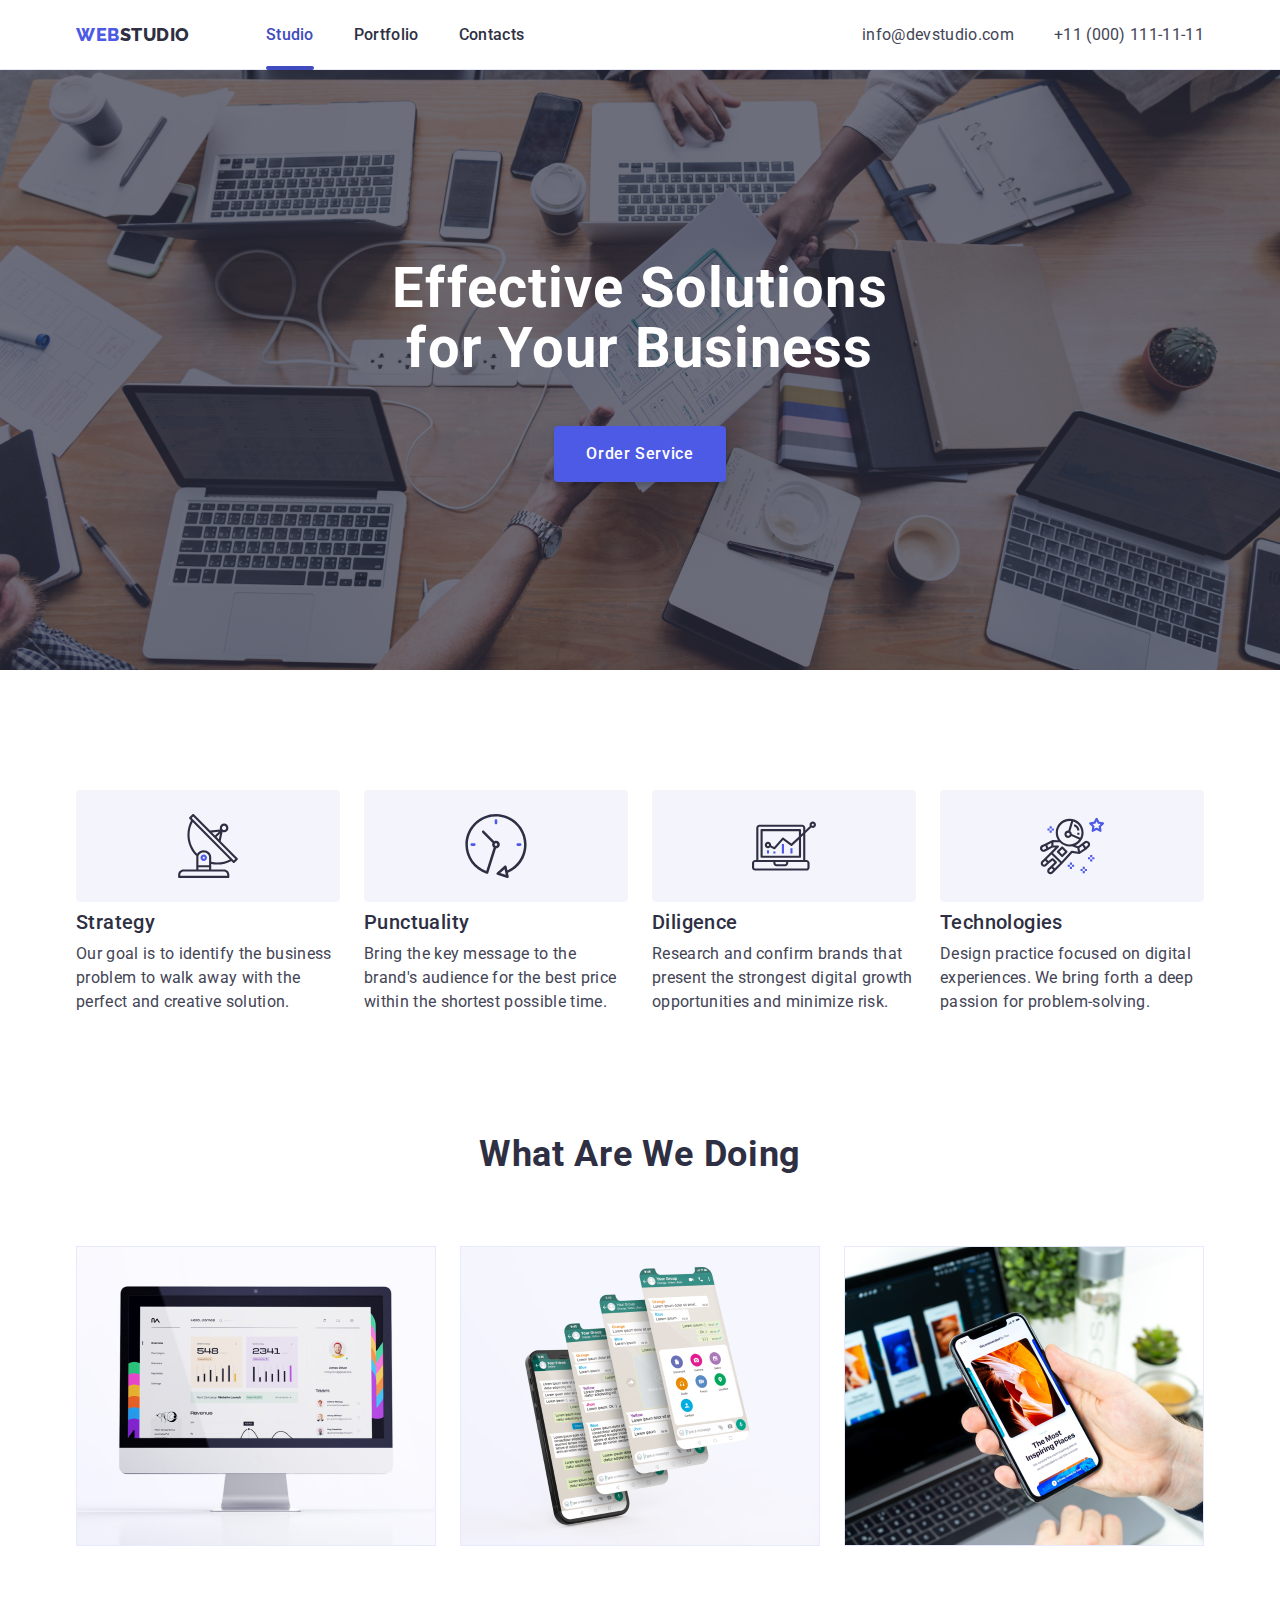
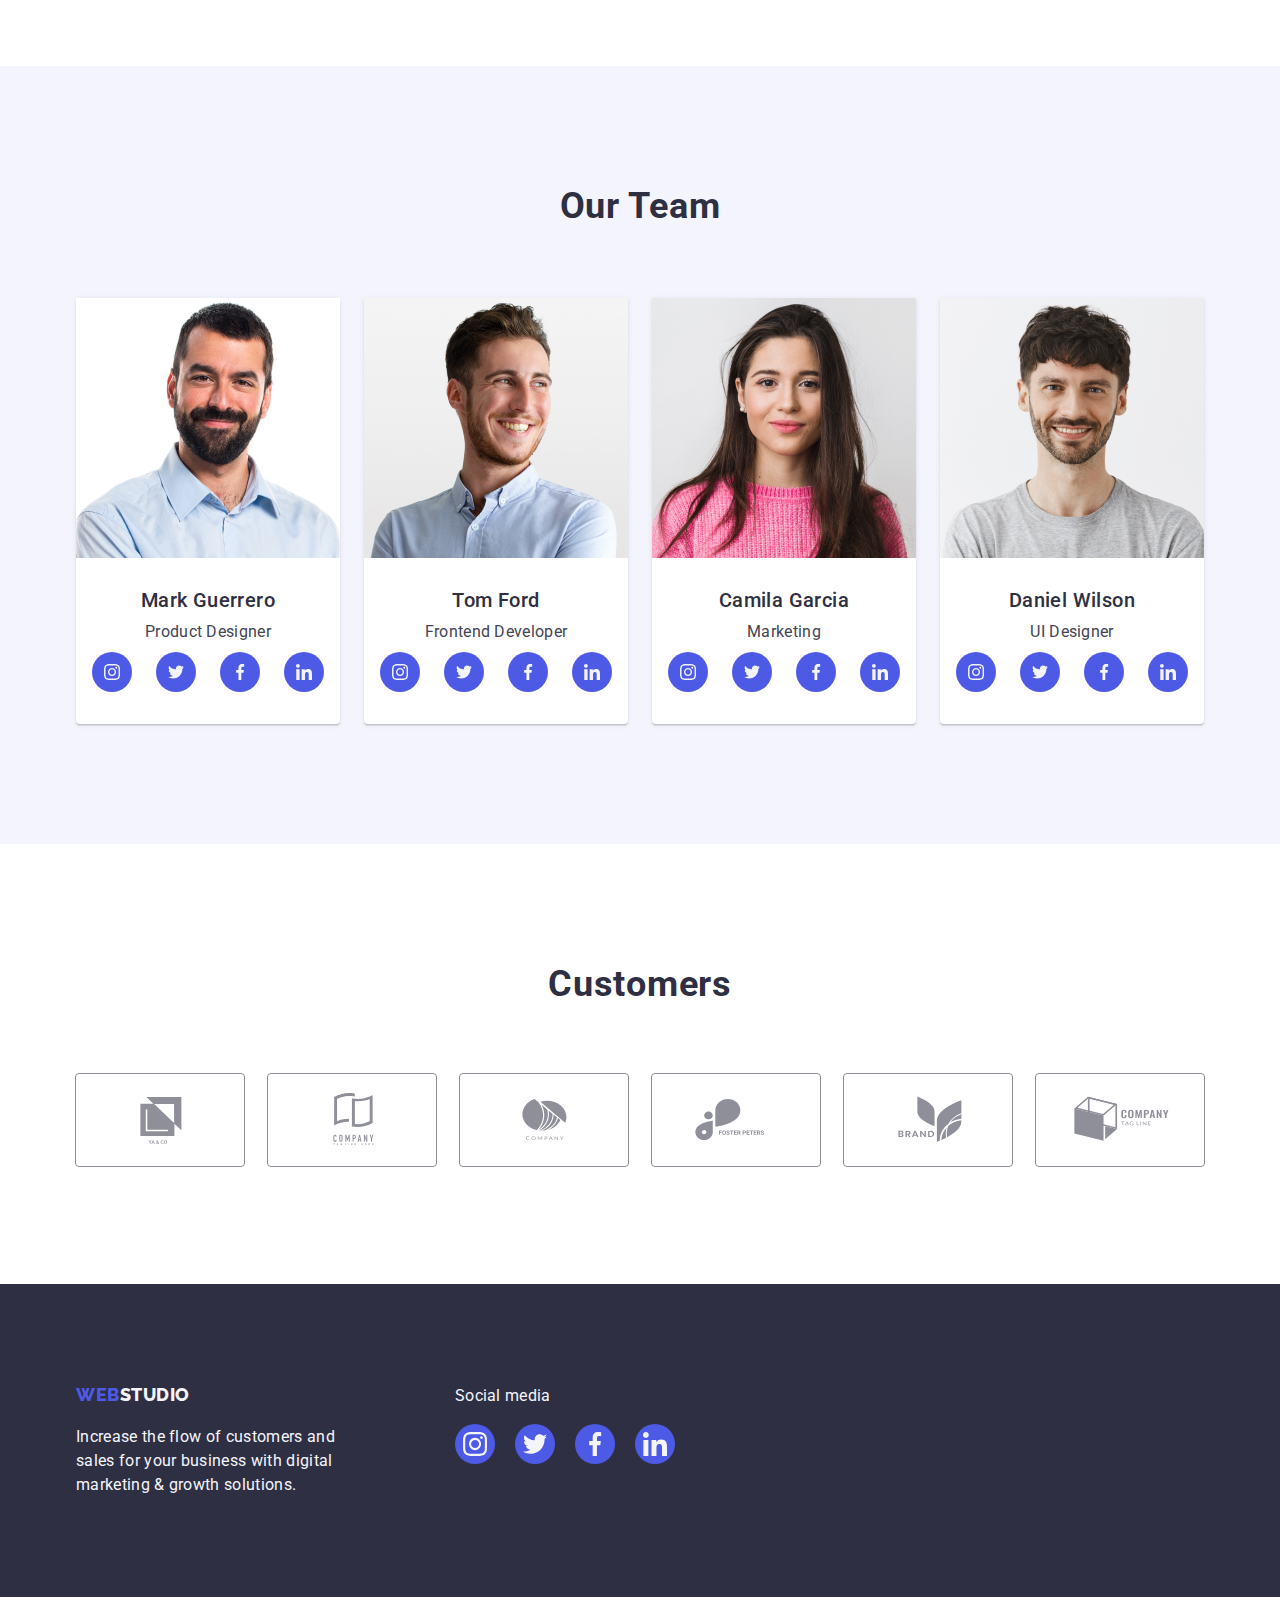
<file: index.html>
<!DOCTYPE html>
<html lang="en">
  <head>
    <meta charset="UTF-8" />
    <meta http-equiv="X-UA-Compatible" content="IE=edge" />
    <meta name="viewport" content="width=device-width, initial-scale=1.0" />
    <meta
      name="description"
      content="Effective solutions for business, Digital Marketing"
    />
    <title>Studio</title>
    <link
      rel="stylesheet"
      href="https://cdnjs.cloudflare.com/ajax/libs/modern-normalize/1.0.0/modern-normalize.min.css"
    />
    <link rel="stylesheet" href="./css/styles.css" />
    <link rel="preconnect" href="https://fonts.googleapis.com" />
    <link rel="preconnect" href="https://fonts.gstatic.com" crossorigin />
    <link
      href="https://fonts.googleapis.com/css2?family=Raleway:wght@800&family=Roboto:wght@400;500;700;900&display=swap"
      rel="stylesheet"
    />
    <link rel="icon" href="./images/webstudio-logo.png" />
  </head>
  <body>
    <header class="header">
      <div class="container header-container">
        <nav class="header-navigation">
          <a href="./index.html" class="header-logo link"
            ><span class="logo-blue">WEB</span>STUDIO</a
          >
          <ul class="header-menu-list list">
            <li class="header-menu-item">
              <a href="./index.html" class="header-menu-link link menu-active"
                >Studio</a
              >
            </li>
            <li class="header-menu-item">
              <a href="./portfolio.html" class="header-menu-link link"
                >Portfolio</a
              >
            </li>
            <li class="header-menu-item">
              <a href="#" class="header-menu-link link">Contacts</a>
            </li>
          </ul>
        </nav>
        <address class="header-address">
          <ul class="header-address-list list">
            <li class="header-address-item">
              <a
                href="mailto:info@devstudio.com"
                class="header-address-link link"
                target="_blank"
                rel="noopener noreferrer"
                >info@devstudio.com</a
              >
            </li>
            <li class="header-address-item">
              <a
                href="tel:+110001111111"
                class="header-address-link link"
                target="_blank"
                rel="noopener noreferrer"
                >+11 (000) 111-11-11</a
              >
            </li>
          </ul>
        </address>
      </div>
    </header>
    <main>
      <section class="hero">
        <div class="container hero-container">
          <h1 class="hero-title">
            Effective Solutions
            <br />
            for Your Business
          </h1>
          <button type="button" class="hero-button" data-modal-open>
            Order Service
          </button>
        </div>
      </section>
      <section class="section">
        <div class="container">
          <ul class="feature-list list">
            <li class="feature-item">
              <div class="feature-icon-container">
                <svg class="feature-icon" width="64" height="64">
                  <use href="./images/icons.svg#antenna"></use>
                </svg>
              </div>
              <h3 class="feature-title">Strategy</h3>
              <p class="feature-description">
                Our goal is to identify the business problem to walk away with
                the perfect and creative solution.
              </p>
            </li>
            <li class="feature-item">
              <div class="feature-icon-container">
                <svg class="feature-icon" width="64" height="64">
                  <use href="./images/icons.svg#clock"></use>
                </svg>
              </div>
              <h3 class="feature-title">Punctuality</h3>
              <p class="feature-description">
                Bring the key message to the brand's audience for the best price
                within the shortest possible time.
              </p>
            </li>
            <li class="feature-item">
              <div class="feature-icon-container">
                <svg class="feature-icon" width="64" height="64">
                  <use href="./images/icons.svg#diagram"></use>
                </svg>
              </div>
              <h3 class="feature-title">Diligence</h3>
              <p class="feature-description">
                Research and confirm brands that present the strongest digital
                growth opportunities and minimize risk.
              </p>
            </li>
            <li class="feature-item">
              <div class="feature-icon-container">
                <svg class="feature-icon" width="64" height="64">
                  <use href="./images/icons.svg#astronaut"></use>
                </svg>
              </div>
              <h3 class="feature-title">Technologies</h3>
              <p class="feature-description">
                Design practice focused on digital experiences. We bring forth a
                deep passion for problem-solving.
              </p>
            </li>
          </ul>
        </div>
      </section>
      <section class="section section-no-top-padding">
        <div class="container">
          <h2 class="section-title">What Are We Doing</h2>
          <ul class="image-list list">
            <li class="image-item">
              <img
                src="./images/computer.jpg"
                alt="computer"
                width="360"
                height="300"
              />
            </li>
            <li class="image-item">
              <img
                src="./images/mobile.jpg"
                alt="mobile"
                width="360"
                height="300"
              />
            </li>
            <li class="image-item">
              <img
                src="./images/gadgets.jpg"
                alt="laptop and mobile"
                width="360"
                height="300"
              />
            </li>
          </ul>
        </div>
      </section>
      <section class="section-team section">
        <div class="container">
          <h2 class="section-title">Our Team</h2>
          <ul class="team-members list">
            <li class="team-card">
              <img
                class="team-card-image"
                src="./images/product-designer.jpg"
                alt="Team Product Designer"
                width="264"
              />
              <div class="team-card-text">
                <h4 class="team-name">Mark Guerrero</h4>
                <p class="team-position">Product Designer</p>
                <ul class="team-social-list list">
                  <li class="team-social-item">
                    <a
                      href="https://www.instagram.com/"
                      target="_blank"
                      rel="noopener noreferrer"
                      class="team-social-link link"
                      ><svg class="team-social-icon" width="16" height="16">
                        <use href="./images/icons.svg#instagram"></use></svg
                    ></a>
                  </li>
                  <li class="team-social-item">
                    <a
                      href="https://www.twitter.com/"
                      target="_blank"
                      rel="noopener noreferrer"
                      class="team-social-link link"
                      ><svg class="team-social-icon" width="16" height="16">
                        <use href="./images/icons.svg#twitter"></use></svg
                    ></a>
                  </li>
                  <li class="team-social-item">
                    <a
                      href="https://www.facebook.com/"
                      target="_blank"
                      rel="noopener noreferrer"
                      class="team-social-link link"
                      ><svg class="team-social-icon" width="16" height="16">
                        <use href="./images/icons.svg#facebook"></use></svg
                    ></a>
                  </li>
                  <li class="team-social-item">
                    <a
                      href="https://www.linkedin.com/"
                      target="_blank"
                      rel="noopener noreferrer"
                      class="team-social-link link"
                      ><svg class="team-social-icon" width="16" height="16">
                        <use href="./images/icons.svg#linkedin"></use></svg
                    ></a>
                  </li>
                </ul>
              </div>
            </li>
            <li class="team-card">
              <img
                class="team-card-image"
                src="./images/frontend-developer.jpg"
                alt="Team Frontend Developer"
                width="264"
              />
              <div class="team-card-text">
                <h4 class="team-name">Tom Ford</h4>
                <p class="team-position">Frontend Developer</p>
                <ul class="team-social-list list">
                  <li class="team-social-item">
                    <a
                      href="https://www.instagram.com/"
                      target="_blank"
                      rel="noopener noreferrer"
                      class="team-social-link link"
                      ><svg class="team-social-icon" width="16" height="16">
                        <use href="./images/icons.svg#instagram"></use></svg
                    ></a>
                  </li>
                  <li class="team-social-item">
                    <a
                      href="https://www.twitter.com/"
                      target="_blank"
                      rel="noopener noreferrer"
                      class="team-social-link link"
                      ><svg class="team-social-icon" width="16" height="16">
                        <use href="./images/icons.svg#twitter"></use></svg
                    ></a>
                  </li>
                  <li class="team-social-item">
                    <a
                      href="https://www.facebook.com/"
                      target="_blank"
                      rel="noopener noreferrer"
                      class="team-social-link link"
                      ><svg class="team-social-icon" width="16" height="16">
                        <use href="./images/icons.svg#facebook"></use></svg
                    ></a>
                  </li>
                  <li class="team-social-item">
                    <a
                      href="https://www.linkedin.com/"
                      target="_blank"
                      rel="noopener noreferrer"
                      class="team-social-link link"
                      ><svg class="team-social-icon" width="16" height="16">
                        <use href="./images/icons.svg#linkedin"></use></svg
                    ></a>
                  </li>
                </ul>
              </div>
            </li>
            <li class="team-card">
              <img
                class="team-card-image"
                src="./images/marketing.jpg"
                alt="Assigned for Marketing"
                width="264"
              />
              <div class="team-card-text">
                <h4 class="team-name">Camila Garcia</h4>
                <p class="team-position">Marketing</p>
                <ul class="team-social-list list">
                  <li class="team-social-item">
                    <a
                      href="https://www.instagram.com/"
                      target="_blank"
                      rel="noopener noreferrer"
                      class="team-social-link link"
                      ><svg class="team-social-icon" width="16" height="16">
                        <use href="./images/icons.svg#instagram"></use></svg
                    ></a>
                  </li>
                  <li class="team-social-item">
                    <a
                      href="https://www.twitter.com/"
                      target="_blank"
                      rel="noopener noreferrer"
                      class="team-social-link link"
                      ><svg class="team-social-icon" width="16" height="16">
                        <use href="./images/icons.svg#twitter"></use></svg
                    ></a>
                  </li>
                  <li class="team-social-item">
                    <a
                      href="https://www.facebook.com/"
                      target="_blank"
                      rel="noopener noreferrer"
                      class="team-social-link link"
                      ><svg class="team-social-icon" width="16" height="16">
                        <use href="./images/icons.svg#facebook"></use></svg
                    ></a>
                  </li>
                  <li class="team-social-item">
                    <a
                      href="https://www.linkedin.com/"
                      target="_blank"
                      rel="noopener noreferrer"
                      class="team-social-link link"
                      ><svg class="team-social-icon" width="16" height="16">
                        <use href="./images/icons.svg#linkedin"></use></svg
                    ></a>
                  </li>
                </ul>
              </div>
            </li>
            <li class="team-card">
              <img
                class="team-card-image"
                src="./images/ui-designer.jpg"
                alt="Team UI Designer"
                width="264"
              />
              <div class="team-card-text">
                <h4 class="team-name">Daniel Wilson</h4>
                <p class="team-position">UI Designer</p>
                <ul class="team-social-list list">
                  <li class="team-social-item">
                    <a
                      href="https://www.instagram.com/"
                      target="_blank"
                      rel="noopener noreferrer"
                      class="team-social-link link"
                      ><svg class="team-social-icon" width="16" height="16">
                        <use href="./images/icons.svg#instagram"></use></svg
                    ></a>
                  </li>
                  <li class="team-social-item">
                    <a
                      href="https://www.twitter.com/"
                      target="_blank"
                      rel="noopener noreferrer"
                      class="team-social-link link"
                      ><svg class="team-social-icon" width="16" height="16">
                        <use href="./images/icons.svg#twitter"></use></svg
                    ></a>
                  </li>
                  <li class="team-social-item">
                    <a
                      href="https://www.facebook.com/"
                      target="_blank"
                      rel="noopener noreferrer"
                      class="team-social-link link"
                      ><svg class="team-social-icon" width="16" height="16">
                        <use href="./images/icons.svg#facebook"></use></svg
                    ></a>
                  </li>
                  <li class="team-social-item">
                    <a
                      href="https://www.linkedin.com/"
                      target="_blank"
                      rel="noopener noreferrer"
                      class="team-social-link link"
                      ><svg class="team-social-icon" width="16" height="16">
                        <use href="./images/icons.svg#linkedin"></use></svg
                    ></a>
                  </li>
                </ul>
              </div>
            </li>
          </ul>
        </div>
      </section>
      <section class="section">
        <div class="container">
          <h2 class="section-title">Customers</h2>
          <ul class="clients-list list">
            <li class="clients-item">
              <a href="#" class="clients-link link">
                <svg class="clients-icon" width="104" height="56">
                  <use href="./images/icons.svg#client-1"></use>
                </svg>
              </a>
            </li>
            <li class="clients-item">
              <a href="#" class="clients-link link">
                <svg class="clients-icon" width="104" height="56">
                  <use href="./images/icons.svg#client-2"></use>
                </svg>
              </a>
            </li>
            <li class="clients-item">
              <a href="#" class="clients-link link">
                <svg class="clients-icon" width="104" height="56">
                  <use href="./images/icons.svg#client-3"></use>
                </svg>
              </a>
            </li>
            <li class="clients-item">
              <a href="#" class="clients-link link">
                <svg class="clients-icon" width="104" height="56">
                  <use href="./images/icons.svg#client-4"></use>
                </svg>
              </a>
            </li>
            <li class="clients-item">
              <a href="#" class="clients-link link">
                <svg class="clients-icon" width="104" height="56">
                  <use href="./images/icons.svg#client-5"></use>
                </svg>
              </a>
            </li>
            <li class="clients-item">
              <a href="#" class="clients-link link">
                <svg class="clients-icon" width="104" height="56">
                  <use href="./images/icons.svg#client-6"></use>
                </svg>
              </a>
            </li>
          </ul>
        </div>
      </section>
    </main>
    <footer class="footer">
      <div class="footer-container container">
        <div class="footer-text-container">
          <a href="./index.html" class="footer-logo link"
            ><span class="logo-blue">WEB</span>STUDIO</a
          >
          <p class="footer-text">
            Increase the flow of customers and
            <br />
            sales for your business with digital
            <br />
            marketing & growth solutions.
          </p>
        </div>
        <div class="footer-social-container">
          <p class="footer-text">Social media</p>
          <ul class="footer-social-list list">
            <li class="footer-social-item">
              <a
                href="https://www.instagram.com/"
                target="_blank"
                rel="noopener noreferrer"
                class="footer-social-link link"
                ><svg class="footer-social-icon" width="24" height="24">
                  <use href="./images/icons.svg#instagram"></use></svg
              ></a>
            </li>
            <li class="footer-social-item">
              <a
                href="https://www.twitter.com/"
                target="_blank"
                rel="noopener noreferrer"
                class="footer-social-link link"
                ><svg class="footer-social-icon" width="24" height="24">
                  <use href="./images/icons.svg#twitter"></use></svg
              ></a>
            </li>
            <li class="footer-social-item">
              <a
                href="https://www.facebook.com/"
                target="_blank"
                rel="noopener noreferrer"
                class="footer-social-link link"
                ><svg class="footer-social-icon" width="24" height="24">
                  <use href="./images/icons.svg#facebook"></use></svg
              ></a>
            </li>
            <li class="footer-social-item">
              <a
                href="https://www.linkedin.com/"
                target="_blank"
                rel="noopener noreferrer"
                class="footer-social-link link"
                ><svg class="footer-social-icon" width="24" height="24">
                  <use href="./images/icons.svg#linkedin"></use></svg
              ></a>
            </li>
          </ul>
        </div>
      </div>
    </footer>
    <div class="backdrop is-hidden" data-modal>
      <div class="modal">
        <button type="button" class="modal-close" data-modal-close>
          <svg class="modal-close-icon" width="8" height="8">
            <use href="./images/icons.svg#close"></use>
          </svg>
        </button>
      </div>
    </div>
    <script src="./js/modal.js"></script>
  </body>
</html>
</file>
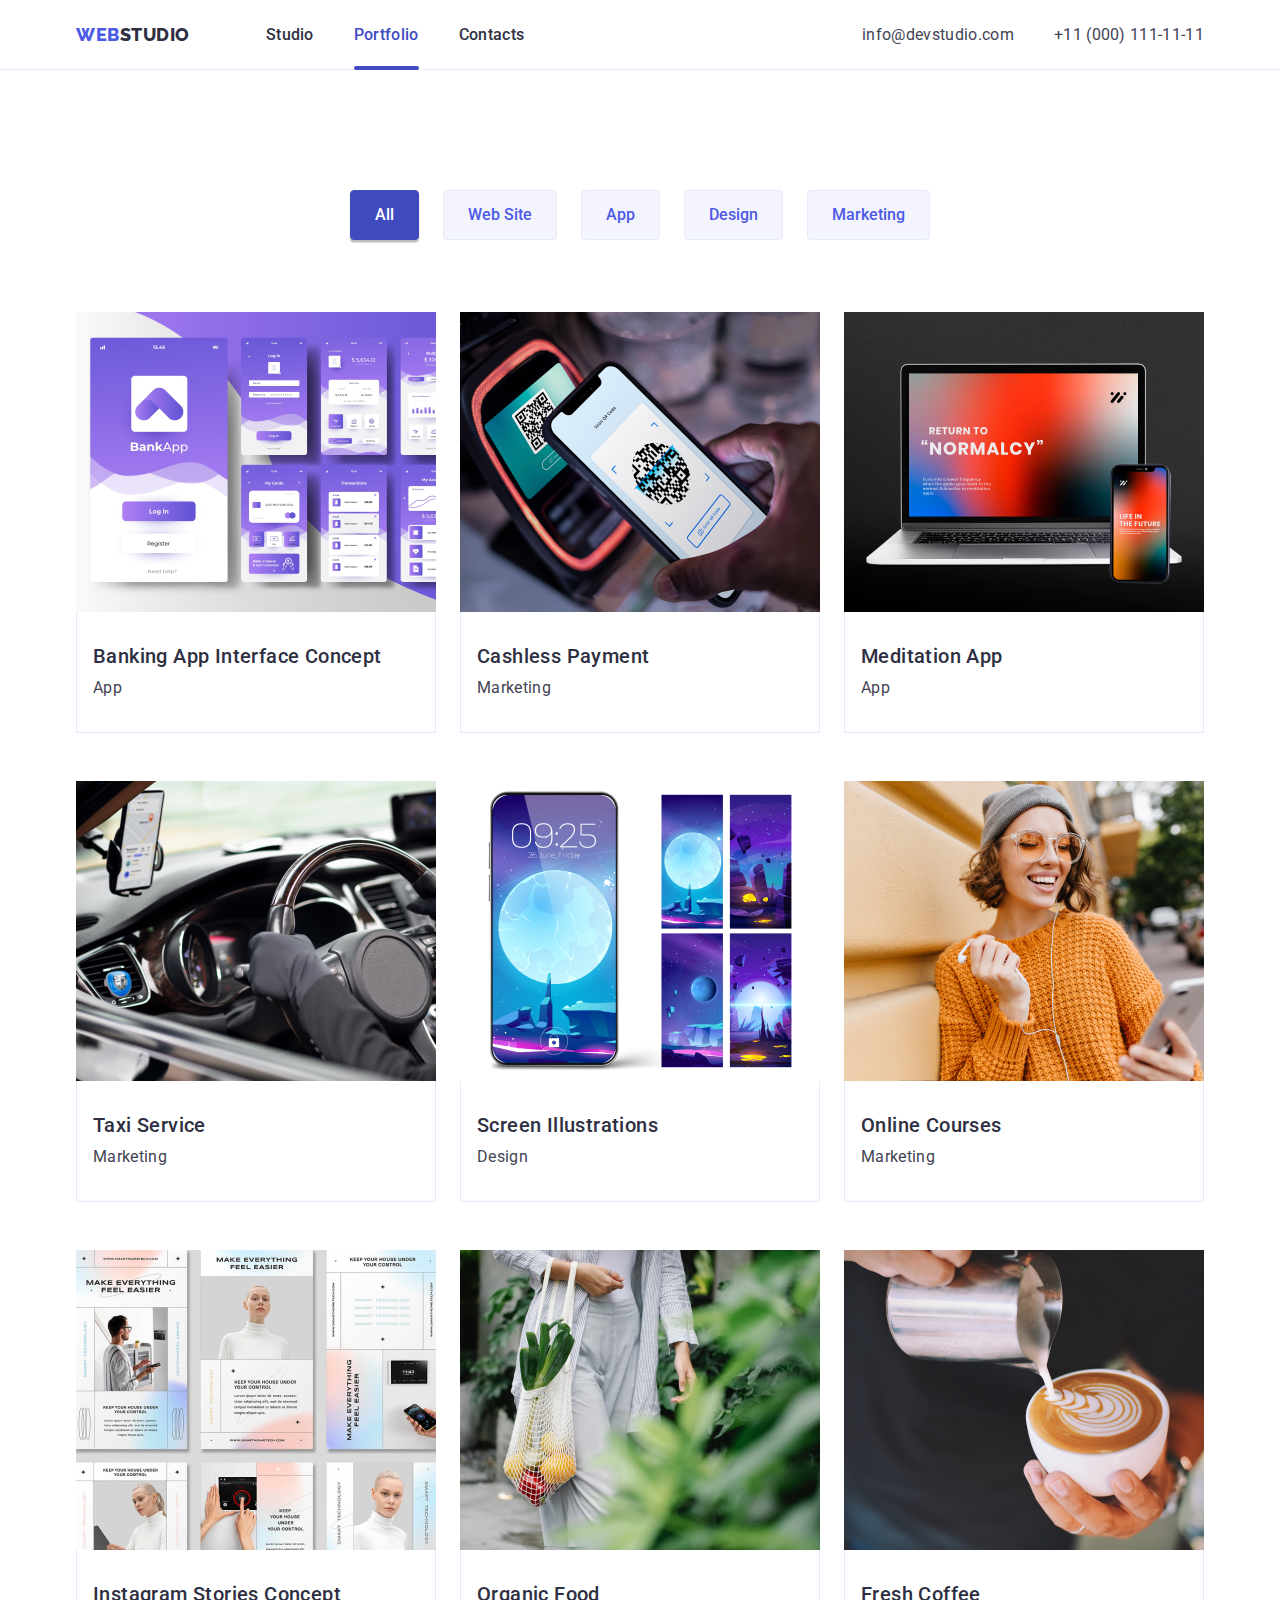
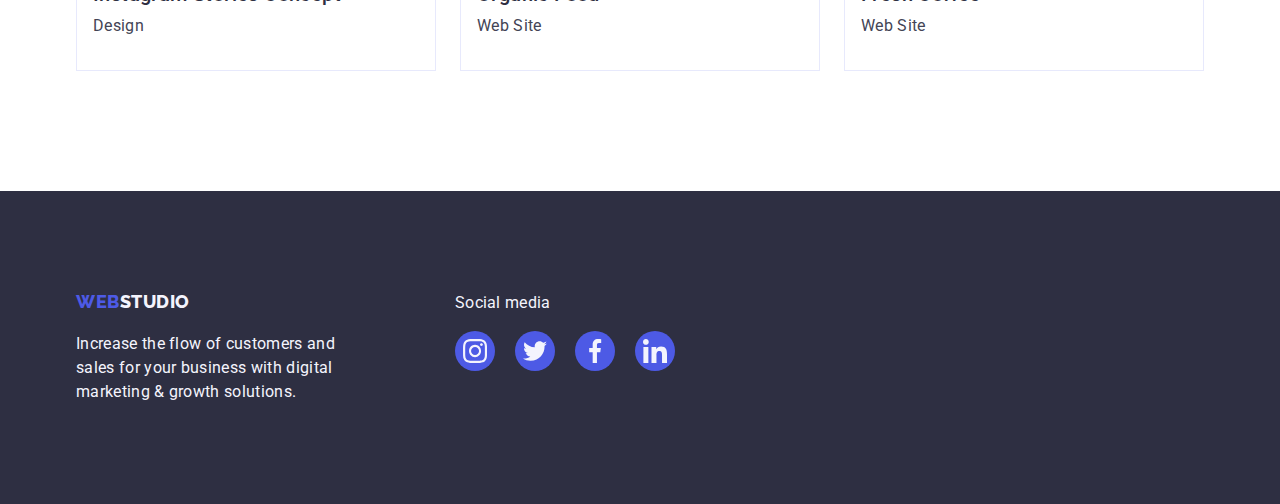
<file: portfolio.html>
<!DOCTYPE html>
<html lang="en">
  <head>
    <meta charset="UTF-8" />
    <meta http-equiv="X-UA-Compatible" content="IE=edge" />
    <meta name="viewport" content="width=device-width, initial-scale=1.0" />
    <meta
      name="description"
      content="Effective solutions for business, Digital Marketing"
    />
    <title>Portfolio</title>
    <link
      rel="stylesheet"
      href="https://cdnjs.cloudflare.com/ajax/libs/modern-normalize/1.0.0/modern-normalize.min.css"
    />
    <link rel="stylesheet" href="./css/styles.css" />
    <link rel="preconnect" href="https://fonts.googleapis.com" />
    <link rel="preconnect" href="https://fonts.gstatic.com" crossorigin />
    <link
      href="https://fonts.googleapis.com/css2?family=Raleway:wght@800&family=Roboto:wght@400;500;700;900&display=swap"
      rel="stylesheet"
    />
    <link rel="icon" href="./images/webstudio-logo.png" />
  </head>
  <body>
    <header class="header">
      <div class="container header-container">
        <nav class="header-navigation">
          <a href="./index.html" class="header-logo link"
            ><span class="logo-blue">WEB</span>STUDIO</a
          >
          <ul class="header-menu-list list">
            <li class="header-menu-item">
              <a href="./index.html" class="header-menu-link link">Studio</a>
            </li>
            <li class="header-menu-item">
              <a
                href="./portfolio.html"
                class="header-menu-link link menu-active"
                >Portfolio</a
              >
            </li>
            <li class="header-menu-item">
              <a href="#" class="header-menu-link link">Contacts</a>
            </li>
          </ul>
        </nav>
        <address class="header-address">
          <ul class="header-address-list list">
            <li class="header-address-item">
              <a
                href="mailto:info@devstudio.com"
                class="header-address-link link"
                target="_blank"
                rel="noopener noreferrer"
                >info@devstudio.com</a
              >
            </li>
            <li class="header-address-item">
              <a
                href="tel:+110001111111"
                class="header-address-link link"
                target="_blank"
                rel="noopener noreferrer"
                >+11 (000) 111-11-11</a
              >
            </li>
          </ul>
        </address>
      </div>
    </header>
    <main>
      <section class="section">
        <div class="container projects-container">
          <ul class="portfolio-filters list">
            <li>
              <button type="button" class="filter-button filter-active">
                All
              </button>
            </li>
            <li>
              <button type="button" class="filter-button">Web Site</button>
            </li>
            <li>
              <button type="button" class="filter-button">App</button>
            </li>
            <li>
              <button type="button" class="filter-button">Design</button>
            </li>
            <li>
              <button type="button" class="filter-button">Marketing</button>
            </li>
          </ul>

          <ul class="projects list">
            <li class="project-card">
              <a href="#" class="project-link link">
                <div class="project-cover-wrap">
                  <img
                    class="project-card-image"
                    src="./images/banking-app-interface.jpg"
                    alt="Banking application interface"
                    width="360"
                    height="300"
                  />
                  <p class="project-cover-text">
                    14 Stylish and User-Friendly App Design Concepts · Task
                    Manager App · Calorie Tracker App · Exotic Fruit Ecommerce
                    App · Cloud Storage App
                  </p>
                </div>
                <div class="project-card-text">
                  <h4 class="project-title">Banking App Interface Concept</h4>
                  <p class="project-description">App</p>
                </div>
              </a>
            </li>
            <li class="project-card">
              <a href="#" class="project-link link">
                <div class="project-cover-wrap">
                  <img
                    class="project-card-image"
                    src="./images/cashless-payment.jpg"
                    alt="Phone scanning QR code"
                    width="360"
                    height="300"
                  />
                  <p class="project-cover-text">
                    14 Stylish and User-Friendly App Design Concepts · Task
                    Manager App · Calorie Tracker App · Exotic Fruit Ecommerce
                    App · Cloud Storage App
                  </p>
                </div>
                <div class="project-card-text">
                  <h4 class="project-title">Cashless Payment</h4>
                  <p class="project-description">Marketing</p>
                </div>
              </a>
            </li>
            <li class="project-card">
              <a href="#" class="project-link link">
                <div class="project-cover-wrap">
                  <img
                    class="project-card-image"
                    src="./images/meditation-app.jpg"
                    alt="Phone and laptop"
                    width="360"
                    height="300"
                  />
                  <p class="project-cover-text">
                    14 Stylish and User-Friendly App Design Concepts · Task
                    Manager App · Calorie Tracker App · Exotic Fruit Ecommerce
                    App · Cloud Storage App
                  </p>
                </div>
                <div class="project-card-text">
                  <h4 class="project-title">Meditation App</h4>
                  <p class="project-description">App</p>
                </div>
              </a>
            </li>
            <li class="project-card">
              <a href="#" class="project-link link">
                <div class="project-cover-wrap">
                  <img
                    class="project-card-image"
                    src="./images/taxi-service.jpg"
                    alt="steering wheel and a phone"
                    width="360"
                    height="300"
                  />
                  <p class="project-cover-text">
                    14 Stylish and User-Friendly App Design Concepts · Task
                    Manager App · Calorie Tracker App · Exotic Fruit Ecommerce
                    App · Cloud Storage App
                  </p>
                </div>
                <div class="project-card-text">
                  <h4 class="project-title">Taxi Service</h4>
                  <p class="project-description">Marketing</p>
                </div>
              </a>
            </li>
            <li class="project-card">
              <a href="#" class="project-link link">
                <div class="project-cover-wrap">
                  <img
                    class="project-card-image"
                    src="./images/screen-illustrations.jpg"
                    alt="Phone and wallpapers"
                    width="360"
                    height="300"
                  />
                  <p class="project-cover-text">
                    14 Stylish and User-Friendly App Design Concepts · Task
                    Manager App · Calorie Tracker App · Exotic Fruit Ecommerce
                    App · Cloud Storage App
                  </p>
                </div>
                <div class="project-card-text">
                  <h4 class="project-title">Screen Illustrations</h4>
                  <p class="project-description">Design</p>
                </div>
              </a>
            </li>
            <li class="project-card">
              <a href="#" class="project-link link">
                <div class="project-cover-wrap">
                  <img
                    class="project-card-image"
                    src="./images/online-courses.jpg"
                    alt="Girl holding a phone"
                    width="360"
                    height="300"
                  />
                  <p class="project-cover-text">
                    14 Stylish and User-Friendly App Design Concepts · Task
                    Manager App · Calorie Tracker App · Exotic Fruit Ecommerce
                    App · Cloud Storage App
                  </p>
                </div>
                <div class="project-card-text">
                  <h4 class="project-title">Online Courses</h4>
                  <p class="project-description">Marketing</p>
                </div>
              </a>
            </li>
            <li class="project-card">
              <a href="#" class="project-link link">
                <div class="project-cover-wrap">
                  <img
                    class="project-card-image"
                    src="./images/instagram-stories.jpg"
                    alt="Instagram stories concept"
                    width="360"
                    height="300"
                  />
                  <p class="project-cover-text">
                    14 Stylish and User-Friendly App Design Concepts · Task
                    Manager App · Calorie Tracker App · Exotic Fruit Ecommerce
                    App · Cloud Storage App
                  </p>
                </div>
                <div class="project-card-text">
                  <h4 class="project-title">Instagram Stories Concept</h4>
                  <p class="project-description">Design</p>
                </div>
              </a>
            </li>
            <li class="project-card">
              <a href="#" class="project-link link">
                <div class="project-cover-wrap">
                  <img
                    class="project-card-image"
                    src="./images/organic-food.jpg"
                    alt="Girl carrying fruits and vegetables"
                    width="360"
                    height="300"
                  />
                  <p class="project-cover-text">
                    14 Stylish and User-Friendly App Design Concepts · Task
                    Manager App · Calorie Tracker App · Exotic Fruit Ecommerce
                    App · Cloud Storage App
                  </p>
                </div>
                <div class="project-card-text">
                  <h4 class="project-title">Organic Food</h4>
                  <p class="project-description">Web Site</p>
                </div>
              </a>
            </li>
            <li class="project-card">
              <a href="#" class="project-link link">
                <div class="project-cover-wrap">
                  <img
                    class="project-card-image"
                    src="./images/fresh-coffee.jpg"
                    alt="Fresh Coffee"
                    width="360"
                    height="300"
                  />
                  <p class="project-cover-text">
                    14 Stylish and User-Friendly App Design Concepts · Task
                    Manager App · Calorie Tracker App · Exotic Fruit Ecommerce
                    App · Cloud Storage App
                  </p>
                </div>
                <div class="project-card-text">
                  <h4 class="project-title">Fresh Coffee</h4>
                  <p class="project-description">Web Site</p>
                </div>
              </a>
            </li>
          </ul>
        </div>
      </section>
    </main>
    <footer class="footer">
      <div class="footer-container container">
        <div class="footer-text-container">
          <a
            href="./index.html"
            class="footer-logo link"
            target="_blank"
            rel="noopener noreferrer"
            ><span class="logo-blue">WEB</span>STUDIO</a
          >
          <p class="footer-text">
            Increase the flow of customers and
            <br />
            sales for your business with digital
            <br />
            marketing & growth solutions.
          </p>
        </div>
        <div class="footer-social-container">
          <p class="footer-text">Social media</p>
          <ul class="footer-social-list list">
            <li class="footer-social-item">
              <a
                href="https://www.instagram.com/"
                target="_blank"
                rel="noopener noreferrer"
                class="footer-social-link link"
                ><svg class="footer-social-icon" width="24" height="24">
                  <use href="./images/icons.svg#instagram"></use></svg
              ></a>
            </li>
            <li class="footer-social-item">
              <a
                href="https://www.twitter.com/"
                target="_blank"
                rel="noopener noreferrer"
                class="footer-social-link link"
                ><svg class="footer-social-icon" width="24" height="24">
                  <use href="./images/icons.svg#twitter"></use></svg
              ></a>
            </li>
            <li class="footer-social-item">
              <a
                href="https://www.facebook.com/"
                target="_blank"
                rel="noopener noreferrer"
                class="footer-social-link link"
                ><svg class="footer-social-icon" width="24" height="24">
                  <use href="./images/icons.svg#facebook"></use></svg
              ></a>
            </li>
            <li class="footer-social-item">
              <a
                href="https://www.linkedin.com/"
                target="_blank"
                rel="noopener noreferrer"
                class="footer-social-link link"
                ><svg class="footer-social-icon" width="24" height="24">
                  <use href="./images/icons.svg#linkedin"></use></svg
              ></a>
            </li>
          </ul>
        </div>
      </div>
    </footer>
  </body>
</html>
</file>
<file: css/styles.css>
:root {
  --iris: #4d5ae5;
  --ocean: #404bbf;
  --navyblue: #2e2f42;
  --cloud: #f4f4fd;
  --slate: #434455;
  --cornflower: #e7e9fc;
  --white: #ffffff;
  --grey: rgba(46, 47, 66, 0.7);
  --lightslate: #8e8f99;
  --dairy: #fcfcfc;
}

html {
  box-sizing: border-box;
}

*,
*::after,
*::before {
  box-sizing: inherit;
}

h1,
h2,
h3,
h4,
h5,
h6,
p {
  margin: 0;
}

img {
  display: block;
  max-width: 100%;
  height: auto;
}

body {
  font-family: 'Roboto', sans-serif;
  font-style: normal;
  font-weight: 400;
  color: var(--navyblue, #2e2f42);
  margin: 0;
}

.list {
  list-style: none;
  margin: 0;
  padding: 0;
}

.link {
  text-decoration: none;
  color: inherit;
}

.container {
  width: 1158px;
  margin: 0 auto;
  padding: 0 15px;
}

.logo-blue {
  color: var(--iris, #4d5ae5);
}

.header {
  border-bottom: 1px solid var(--cornflower, #e7e9fc);
  background: var(--white, #fff);
}

.header-container {
  display: flex;
  align-items: center;
  justify-content: space-between;
}

.header-navigation {
  display: flex;
  align-items: center;
  justify-content: space-between;
}

.header-logo {
  font-family: 'Raleway', sans-serif;
  font-weight: 800;
  font-size: 18px;
  line-height: 21px;
  letter-spacing: 0.03em;
  padding: 24px 0;
}

.header-menu-list {
  font-weight: 500;
  font-size: 16px;
  line-height: 24px;
  letter-spacing: 0.02em;
  display: flex;
  gap: 40px;
  margin-left: 76px;
}

.header-menu-link {
  padding: 24px 0;
  position: relative;
  transition: color 250ms cubic-bezier(0.4, 0, 0.2, 1);
}

.header-menu-link:hover,
.header-menu-link:focus {
  color: var(--iris, #4d5ae5);
}

.header-menu-link::after {
  content: '';
  border-radius: 2px;
  border: 2px solid transparent;
  height: 4px;
  width: 0;
  position: absolute;
  left: 0;
  bottom: -2px;
  transition: width 250ms cubic-bezier(0.4, 0, 0.2, 1),
    background-color 250ms cubic-bezier(0.4, 0, 0.2, 1),
    border 250ms cubic-bezier(0.4, 0, 0.2, 1);
}

.header-menu-link:hover::after,
.header-menu-link:focus::after {
  border: 2px solid var(--ocean);
  background-color: var(--ocean);
  width: 100%;
}

.menu-active::after {
  content: '';
  border: 2px solid var(--ocean);
  border-radius: 2px;
  background-color: var(--ocean);
  height: 4px;
  width: 100%;
  position: absolute;
  left: 0;
  bottom: -2px;
}

.header-address-link {
  padding: 24px 0;
  transition: color 250ms cubic-bezier(0.4, 0, 0.2, 1);
}

.menu-active,
.header-address-link:hover,
.header-address-link:focus {
  color: var(--ocean, #404bbf);
}

.header-address-list {
  display: flex;
  gap: 40px;
}

.header-address-item {
  font-size: 16px;
  font-style: normal;
  line-height: 24px;
  letter-spacing: 0.02em;
  color: var(--slate, #434455);
}

.hero {
  background-color: var(--navyblue, #2e2f42);
  height: 600px;
  flex-shrink: 0;
  padding: 188px 0;
  background-image: url(../images/dark-hero-bg.png), url(../images/hero-bg.jpg),
    linear-gradient(rgba(46, 47, 66, 0.7), rgba(46, 47, 66, 0.7));
  background-repeat: no-repeat, no-repeat;
  background-position: center, center;
  background-size: 1440px, 1440px;
}

.hero-container {
  text-align: center;
}

.hero-title {
  color: var(--white, #fff);
  font-weight: 700;
  font-size: 56px;
  line-height: 60px;
  letter-spacing: 0.02em;
  display: flex;
  flex-direction: column;
  flex-shrink: 0;
  margin-bottom: 48px;
}

.hero-button {
  color: var(--white, #fff);
  background-color: var(--iris, #4d5ae5);
  border: none;
  box-shadow: 0px 4px 4px rgba(0, 0, 0, 0.15);
  border-radius: 4px;
  font-family: 'Roboto', sans-serif;
  font-weight: 500;
  font-size: 16px;
  line-height: 24px;
  letter-spacing: 0.64px;
  padding: 16px 32px;
  display: block;
  margin: 0 auto;
  transition: background-color 250ms cubic-bezier(0.4, 0, 0.2, 1);
}

.hero-button:hover {
  background-color: var(--ocean, #404bbf);
  cursor: pointer;
}

.section {
  padding: 120px 0;
}

.section-no-top-padding {
  padding-top: 0;
}

.feature-list,
.image-list,
.team-members {
  display: flex;
  margin-left: -24px;
  margin-top: -24px;
}

.feature-icon-container {
  background-color: var(--cloud, #f4f4fd);
  border-radius: 4px;
  display: flex;
  align-items: center;
  justify-content: center;
  padding: 24px 100px;
  margin-bottom: 8px;
}

.feature-item,
.image-item,
.team-card {
  margin-left: 24px;
  margin-top: 24px;
}

.feature-title {
  font-weight: 500;
  font-size: 20px;
  line-height: 24px;
  letter-spacing: 0.02em;
  margin-bottom: 8px;
}

.feature-description {
  font-size: 16px;
  line-height: 24px;
  letter-spacing: 0.02em;
  color: var(--slate, #434455);
}

.section-title {
  font-weight: 700;
  font-size: 36px;
  line-height: 40px;
  letter-spacing: 0.02em;
  text-align: center;
  margin-bottom: 72px;
}

.section-team {
  background-color: var(--cloud, #f4f4fd);
}

.team-card {
  border-radius: 0px 0px 4px 4px;
  background: var(--white, #fff);
  box-shadow: 0px 2px 1px 0px rgba(46, 47, 66, 0.08),
    0px 1px 1px 0px rgba(46, 47, 66, 0.16),
    0px 1px 6px 0px rgba(46, 47, 66, 0.08);
  display: inline-flex;
  padding: 0px 0px 32px 0px;
  flex-direction: column;
  justify-content: center;
  align-items: center;
}

.team-card-image {
  margin-bottom: 30px;
}

.team-card-text {
  width: 232px;
  display: flex;
  flex-direction: column;
  justify-content: center;
  align-items: center;
  gap: 8px;
}

.team-name {
  font-weight: 500;
  font-size: 20px;
  line-height: 24px;
  letter-spacing: 0.02em;
  text-align: center;
}

.team-position {
  font-size: 16px;
  line-height: 24px;
  letter-spacing: 0.02em;
  color: var(--slate, #434455);
  text-align: center;
}

.team-social-list {
  display: flex;
  gap: 24px;
}

.team-social-link {
  background-color: var(--iris, #4d5ae5);
  width: 40px;
  height: 40px;
  border-radius: 50%;
  display: flex;
  align-items: center;
  justify-content: center;
  color: var(--cloud, #f4f4fd);
  transition: background-color 250ms cubic-bezier(0.4, 0, 0.2, 1);
}

.team-social-link:hover,
.team-social-link:focus {
  background-color: var(--ocean, #404bbf);
}

.team-social-icon {
  fill: currentColor;
}

.clients-list {
  display: flex;
  justify-content: center;
  gap: 24px;
}

.clients-item {
  width: 168px;
  height: 88px;
  display: flex;
  justify-content: center;
  align-items: center;
}

.clients-link {
  border: 1px solid var(--lightslate, #8e8f99);
  border-radius: 4px;
  color: var(--lightslate, #8e8f99);
  padding: 16px 32px;
  transition: color 250ms cubic-bezier(0.4, 0, 0.2, 1),
    border 250ms cubic-bezier(0.4, 0, 0.2, 1);
}

.clients-icon {
  fill: currentColor;
}

.clients-link:hover,
.clients-link:focus {
  color: var(--ocean, #404bbf);
  border: 1px solid var(--ocean, #404bbf);
}

.projects-container {
  display: flex;
  flex-direction: column;
  align-items: center;
}

.portfolio-filters {
  display: flex;
  align-items: center;
  gap: 24px;
  margin-bottom: 72px;
}

.filter-button {
  border: 1px solid var(--cornflower, #e7e9fc);
  background-color: var(--cloud, #f4f4fd);
  border-radius: 4px;
  color: var(--iris, #4d5ae5);
  font-family: inherit;
  font-weight: 500;
  font-size: 16px;
  line-height: 24px;
  padding: 12px 24px;
  transition: background-color 250ms cubic-bezier(0.4, 0, 0.2, 1),
    box-shadow 250ms cubic-bezier(0.4, 0, 0.2, 1),
    border 250ms cubic-bezier(0.4, 0, 0.2, 1),
    border-radius 250ms cubic-bezier(0.4, 0, 0.2, 1),
    color 250ms cubic-bezier(0.4, 0, 0.2, 1);
}

.filter-button:hover,
.filter-button:focus {
  background-color: var(--iris, #4d5ae5);
  box-shadow: 0px 3px 1px rgba(0, 0, 0, 0.1), 0px 2px 1px rgba(0, 0, 0, 0.08),
    0px 2px 2px rgba(0, 0, 0, 0.12);
  border: 1px solid var(--iris, #4d5ae5);
  border-radius: 4px;
  color: #ffffff;
  cursor: pointer;
}

.filter-active {
  background-color: var(--ocean, #404bbf);
  box-shadow: 0px 3px 1px rgba(0, 0, 0, 0.1), 0px 2px 1px rgba(0, 0, 0, 0.08),
    0px 2px 2px rgba(0, 0, 0, 0.12);
  border: 1px solid var(--ocean, #404bbf);
  border-radius: 4px;
  color: var(--white, #fff);
  cursor: pointer;
}

.projects {
  display: flex;
  flex-wrap: wrap;
  margin-right: -24px;
  margin-bottom: -48px;
}

.project-card {
  display: flex;
  flex-direction: column;
  align-items: flex-start;
  margin-right: 24px;
  margin-bottom: 48px;
}

.project-link {
  transition: box-shadow 250ms cubic-bezier(0.4, 0, 0.2, 1);
}

.project-link:hover,
.project-link:focus {
  box-shadow: 0px 2px 1px 0px rgba(46, 47, 66, 0.08),
    0px 1px 1px 0px rgba(46, 47, 66, 0.16),
    0px 1px 6px 0px rgba(46, 47, 66, 0.08);
}

.project-cover-wrap {
  position: relative;
  overflow: hidden;
}

.project-cover-text {
  position: absolute;
  top: 0;
  height: 100%;
  width: 100%;
  padding: 40px 32px;
  background-color: var(--iris, #4d5ae5);
  color: var(--cloud, #f4f4fd);
  font-size: 16px;
  font-weight: 400;
  line-height: 24px;
  letter-spacing: 0.32px;
  transform: translateY(100%);
  transition: transform 250ms cubic-bezier(0.4, 0, 0.2, 1);
}

.project-link:hover .project-cover-text,
.project-link:focus .project-cover-text {
  transform: translateY(0);
}

.project-card-text {
  display: flex;
  flex-direction: column;
  justify-content: center;
  align-items: flex-start;
  align-self: stretch;
  padding: 32px 16px;
  border-top: 0px;
  border-bottom: 1px solid var(--cornflower, #e7e9fc);
  border-left: 1px solid var(--cornflower, #e7e9fc);
  border-right: 1px solid var(--cornflower, #e7e9fc);
  background-color: var(--white, #fff);
}

.project-title {
  font-weight: 500;
  font-size: 20px;
  line-height: 24px;
  letter-spacing: 0.02em;
  margin-bottom: 8px;
}

.project-description {
  font-size: 16px;
  line-height: 24px;
  letter-spacing: 0.02em;
  color: var(--slate, #434455);
}

.footer {
  background-color: var(--navyblue, #2e2f42);
  padding: 100px 0;
}

.footer-container {
  display: flex;
}

.footer-social-container {
  margin-left: 120px;
}

.footer-social-list {
  display: flex;
  gap: 20px;
  margin-top: 16px;
}

.footer-social-item {
  width: 40px;
  height: 40px;
}

.footer-social-link {
  width: 100%;
  height: 100%;
  display: flex;
  align-items: center;
  justify-content: center;
  color: var(--cloud, #f4f4fd);
  background-color: var(--iris, #4d5ae5);
  border-radius: 50%;
  transition: background-color 250ms cubic-bezier(0.4, 0, 0.2, 1);
}

.footer-social-link:hover,
.footer-social-link:focus {
  background-color: #31d0aa;
}

.footer-social-icon {
  fill: currentColor;
}

.footer-logo {
  font-family: 'Raleway';
  font-weight: 800;
  font-size: 18px;
  line-height: 21px;
  letter-spacing: 0.03em;
  color: var(--cloud, #f4f4fd);
  display: block;
  margin-bottom: 20px;
}

.footer-text {
  font-size: 16px;
  line-height: 24px;
  letter-spacing: 0.02em;
  color: var(--cloud, #f4f4fd);
}

.backdrop {
  position: fixed;
  top: 0;
  left: 0;
  width: 100%;
  height: 100%;
  background-color: rgba(46, 47, 66, 0.4);
  opacity: 1;
  transition: opacity 250ms cubic-bezier(0.4, 0, 0.2, 1);
}

.modal {
  position: absolute;
  top: 50%;
  left: 50%;
  min-width: 408px;
  min-height: 584px;
  background-color: var(--dairy, #fcfcfc);
  box-shadow: 0px 2px 1px 0px rgba(0, 0, 0, 0.2),
    0px 1px 3px 0px rgba(0, 0, 0, 0.12), 0px 1px 1px 0px rgba(0, 0, 0, 0.14);
  border-radius: 4px;

  transform: translate(-50%, -50%) scale(1);
  transition: transform 250ms cubic-bezier(0.4, 0, 0.2, 1);
}

.backdrop.is-hidden .modal {
  transform: translate(-50%, -50%) scale(0);
}

.modal-close {
  position: absolute;
  top: 8px;
  right: 8px;
  padding: 0;
  display: flex;
  justify-content: center;
  align-items: center;
  width: 30px;
  height: 30px;

  background-color: var(--cornflower, #e7e9fc);
  color: var(--navyblue);
  border: 1px solid rgba(0, 0, 0, 0.1);
  border-radius: 15px;
  cursor: pointer;

  transition: color 250ms cubic-bezier(0.4, 0, 0.2, 1),
    background-color 250ms cubic-bezier(0.4, 0, 0.2, 1);
}

.modal-close-icon {
  fill: currentColor;
}

.modal-close:hover,
.modal-close:focus {
  background-color: var(--ocean);
  color: var(--white);
}

.is-hidden {
  visibility: none;
  opacity: 0;
  pointer-events: none;
}
</file>
